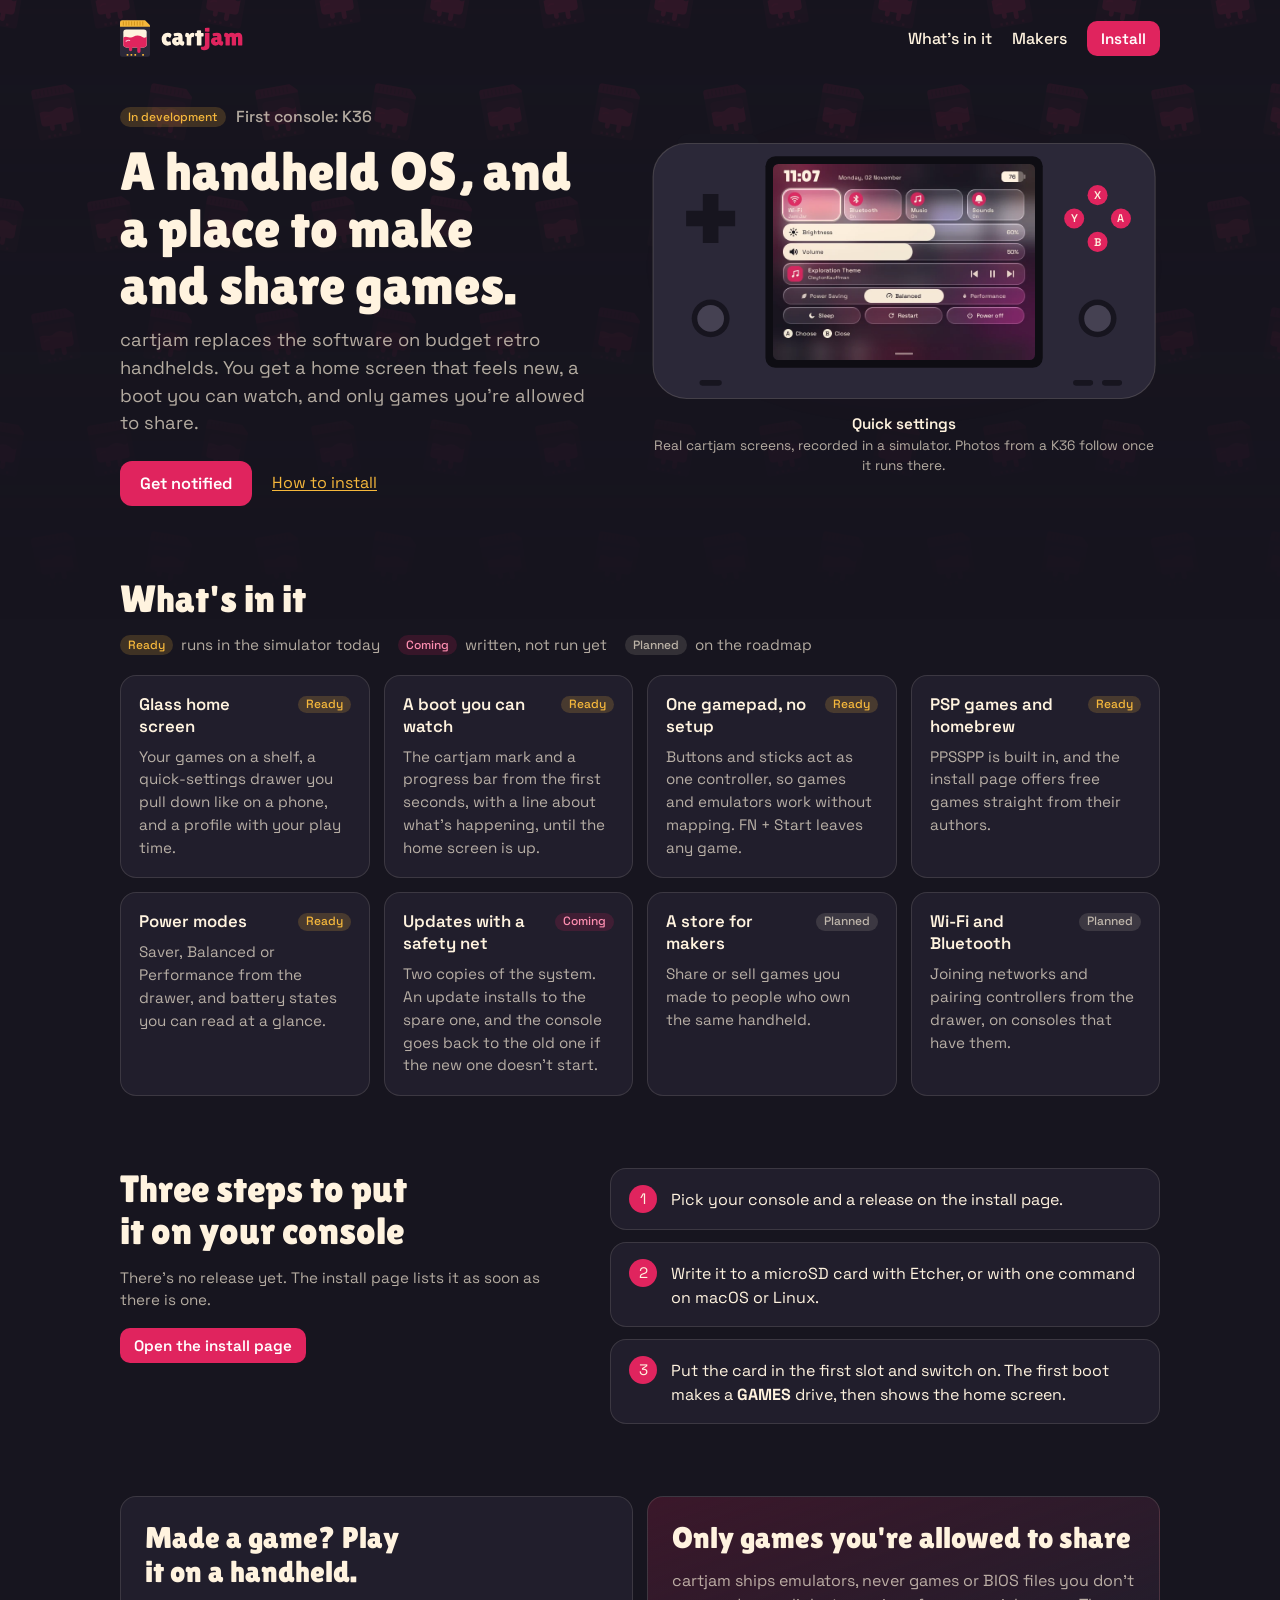
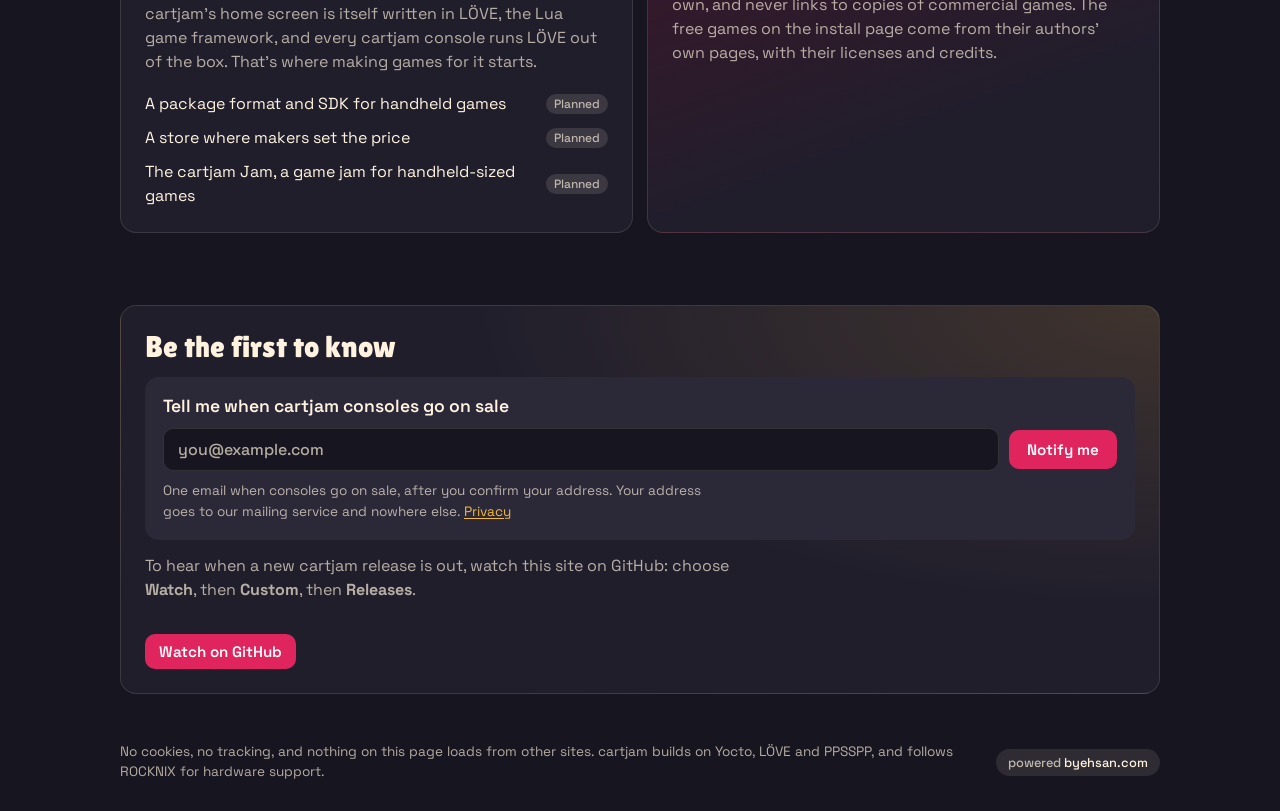
<file: index.html>
<!doctype html>
<html lang="en">
<head>
<meta charset="utf-8">
<meta name="viewport" content="width=device-width, initial-scale=1, viewport-fit=cover">
<title>cartjam: a handheld OS, and a place to make and share games</title>
<meta name="description" content="cartjam replaces the software on budget retro handhelds: a home screen that feels new, a boot you can watch, and only games you're allowed to share.">
<meta name="theme-color" content="#17151F">
<meta property="og:title" content="cartjam">
<meta property="og:description" content="A handheld OS, and a place to make and share games.">
<meta property="og:image" content="https://cartjam.github.io/assets/img/social-preview.png">
<link rel="icon" href="favicon.ico">
<link rel="preload" href="assets/fonts/SpaceGrotesk.woff2" as="font" type="font/woff2" crossorigin>
<link rel="preload" href="assets/fonts/LilitaOne.woff2" as="font" type="font/woff2" crossorigin>
<link rel="stylesheet" href="assets/site.css">
<link rel="stylesheet" href="assets/landing.css">
</head>
<body>
<header class="top">
  <a class="brand" href="./"><img src="assets/img/mark.svg" alt="" width="30" height="37"><img src="assets/img/wordmark-dark.svg" alt="cartjam" height="26"></a>
  <nav aria-label="Sections">
    <a href="#features">What's in it</a>
    <a href="#makers">Makers</a>
    <a class="button" href="flash.html">Install</a>
  </nav>
</header>

<main class="landing">
  <section class="hero">
    <div class="hero-text">
      <p class="eyebrow"><span class="tag good">In development</span> First console: K36</p>
      <h1>A handheld OS, and a place to make and share&nbsp;games.</h1>
      <p class="lede">cartjam replaces the software on budget retro handhelds. You get a home screen that feels new, a boot you can watch, and only games you're allowed to share.</p>
      <p class="actions"><a class="button big" href="#notify">Get notified</a> <a href="flash.html">How to install</a></p>
    </div>
    <!-- The K36 as the install page draws it (assets/site.js), with cartjam's screens on it -->
    <figure class="device">
      <div class="console">
      <svg viewBox="0 0 460 238" aria-hidden="true">
        <rect x="26" y="0" width="74" height="24" rx="10" fill="#17151f"/><rect x="360" y="0" width="74" height="24" rx="10" fill="#17151f"/>
        <rect x="4.5" y="8.5" width="451" height="229" rx="30" fill="#2b2838" stroke="#fff3df" stroke-opacity="0.16"/>
        <rect x="105.5" y="20" width="249" height="190" rx="9" fill="#0e0d13"/>
        <path d="M49.25 53.9h14v15h15v14h-15v15h-14v-15h-15v-14h15z" fill="#17151f"/>
        <circle cx="56.25" cy="165.6" r="17" fill="#17151f"/><circle cx="56.25" cy="165.6" r="12" fill="#454152"/>
        <g font-family="Space Grotesk, sans-serif" font-size="10" font-weight="600" fill="#fff3df" text-anchor="middle">
          <circle cx="403.75" cy="54.9" r="9" fill="#e0245e"/><text x="403.75" y="58.4">X</text>
          <circle cx="403.75" cy="96.9" r="9" fill="#e0245e"/><text x="403.75" y="100.4">B</text>
          <circle cx="382.75" cy="75.9" r="9" fill="#e0245e"/><text x="382.75" y="79.4">Y</text>
          <circle cx="424.75" cy="75.9" r="9" fill="#e0245e"/><text x="424.75" y="79.4">A</text>
        </g>
        <circle cx="403.75" cy="165.6" r="17" fill="#17151f"/><circle cx="403.75" cy="165.6" r="12" fill="#454152"/>
        <rect x="46.25" y="221" width="20" height="5" rx="2.5" fill="#17151f"/><rect x="381.75" y="221" width="18" height="5" rx="2.5" fill="#17151f"/><rect x="407.75" y="221" width="18" height="5" rx="2.5" fill="#17151f"/>
      </svg>
      <div class="screens">
        <img src="assets/img/screens/boot.webp" alt="The boot screen: the cartjam mark and a progress bar" data-caption="Starting up" data-ms="1800">
        <img src="assets/img/screens/boot-msg.webp" alt="The boot screen saying: Preparing your games, first start only" data-caption="First start" data-ms="2200">
        <img class="on" src="assets/img/screens/drawer.webp" alt="The quick-settings drawer with Wi-Fi, Bluetooth, brightness, volume, music and power modes" data-caption="Quick settings" data-ms="3600">
        <img src="assets/img/screens/profile.webp" alt="The profile: hours played, most played games and last played" data-caption="Your profile" data-ms="3600">
        <img src="assets/img/screens/update.webp" alt="An update asking: Install version 0.2.0?" data-caption="Updates" data-ms="3600">
      </div>
      </div>
      <figcaption><b id="screen-caption">Quick settings</b> Real cartjam screens, recorded in a simulator. Photos from a K36 follow once it runs there.</figcaption>
    </figure>
  </section>

  <section id="features">
    <h2>What's in it</h2>
    <p class="note legend"><span class="tag good">Ready</span> runs in the simulator today <span class="tag coming">Coming</span> written, not run yet <span class="tag">Planned</span> on the roadmap</p>
    <div class="features">
      <article><h3>Glass home screen <span class="tag good">Ready</span></h3><p>Your games on a shelf, a quick-settings drawer you pull down like on a phone, and a profile with your play time.</p></article>
      <article><h3>A boot you can watch <span class="tag good">Ready</span></h3><p>The cartjam mark and a progress bar from the first seconds, with a line about what's happening, until the home screen is up.</p></article>
      <article><h3>One gamepad, no setup <span class="tag good">Ready</span></h3><p>Buttons and sticks act as one controller, so games and emulators work without mapping. FN + Start leaves any game.</p></article>
      <article><h3>PSP games and homebrew <span class="tag good">Ready</span></h3><p>PPSSPP is built in, and the install page offers free games straight from their authors.</p></article>
      <article><h3>Power modes <span class="tag good">Ready</span></h3><p>Saver, Balanced or Performance from the drawer, and battery states you can read at a glance.</p></article>
      <article><h3>Updates with a safety net <span class="tag coming">Coming</span></h3><p>Two copies of the system. An update installs to the spare one, and the console goes back to the old one if the new one doesn't start.</p></article>
      <article><h3>A store for makers <span class="tag">Planned</span></h3><p>Share or sell games you made to people who own the same handheld.</p></article>
      <article><h3>Wi-Fi and Bluetooth <span class="tag">Planned</span></h3><p>Joining networks and pairing controllers from the drawer, on consoles that have them.</p></article>
    </div>
  </section>

  <section id="install" class="split">
    <div>
      <h2>Three steps to put it on your console</h2>
      <p class="note">There's no release yet. The install page lists it as soon as there is one.</p>
      <p><a class="button" href="flash.html">Open the install page</a></p>
    </div>
    <ol class="steps-list">
      <li><span class="n">1</span><p>Pick your console and a release on the install page.</p></li>
      <li><span class="n">2</span><p>Write it to a microSD card with Etcher, or with one command on macOS or Linux.</p></li>
      <li><span class="n">3</span><p>Put the card in the first slot and switch on. The first boot makes a <b>GAMES</b> drive, then shows the home screen.</p></li>
    </ol>
  </section>

  <section class="split two-panels">
    <article id="makers" class="panel">
      <h2>Made a game? Play it on a handheld.</h2>
      <p>cartjam's home screen is itself written in LÖVE, the Lua game framework, and every cartjam console runs LÖVE out of the box. That's where making games for it starts.</p>
      <ul class="plain">
        <li>A package format and SDK for handheld games <span class="tag">Planned</span></li>
        <li>A store where makers set the price <span class="tag">Planned</span></li>
        <li>The cartjam Jam, a game jam for handheld-sized games <span class="tag">Planned</span></li>
      </ul>
    </article>
    <article id="fair" class="panel">
      <h2>Only games you're allowed to share</h2>
      <p>cartjam ships emulators, never games or BIOS files you don't own, and never links to copies of commercial games. The free games on the install page come from their authors' own pages, with their licenses and credits.</p>
    </article>
  </section>

  <section id="notify" class="panel notify">
    <div class="notify-main">
      <h2>Be the first to know</h2>
      <!-- Shown once data/waitlist.json has the mailing service's form address -->
      <form id="waitlist" class="waitlist" hidden novalidate>
        <h3>Tell me when cartjam consoles go on sale</h3>
        <div class="field">
          <label for="waitlist-email">Email</label>
          <input id="waitlist-email" name="EMAIL" type="email" autocomplete="email" placeholder="you@example.com" required>
          <button class="button" type="submit">Notify me</button>
        </div>
        <input class="trap" type="text" name="email_address_check" value="" tabindex="-1" autocomplete="off" aria-hidden="true">
        <input type="hidden" name="locale" value="en">
        <p class="note" id="waitlist-note">One email when consoles go on sale, after you confirm your address. Your address goes to <span id="waitlist-service">our mailing service</span> and nowhere else. <a href="privacy.html">Privacy</a></p>
        <p class="status" id="waitlist-status" role="status"></p>
      </form>
      <p>To hear when a new cartjam release is out, watch this site on GitHub: choose <b>Watch</b>, then <b>Custom</b>, then <b>Releases</b>.</p>
      <p><a class="button" id="watch" href="https://github.com/cartjam/cartjam.github.io">Watch on GitHub</a></p>
    </div>
    <div id="follow" hidden>
      <h3>Follow the build</h3>
      <ul class="social" id="social"></ul>
    </div>
  </section>
</main>

<footer>
  <p class="note">No cookies, no tracking, and nothing on this page loads from other sites. cartjam builds on Yocto, LÖVE and PPSSPP, and follows ROCKNIX for hardware support.</p>
  <a class="powered" href="https://byehsan.com"><span>powered </span>byehsan.com</a>
</footer>
<script src="assets/landing.js" type="module"></script>
</body>
</html>
</file>
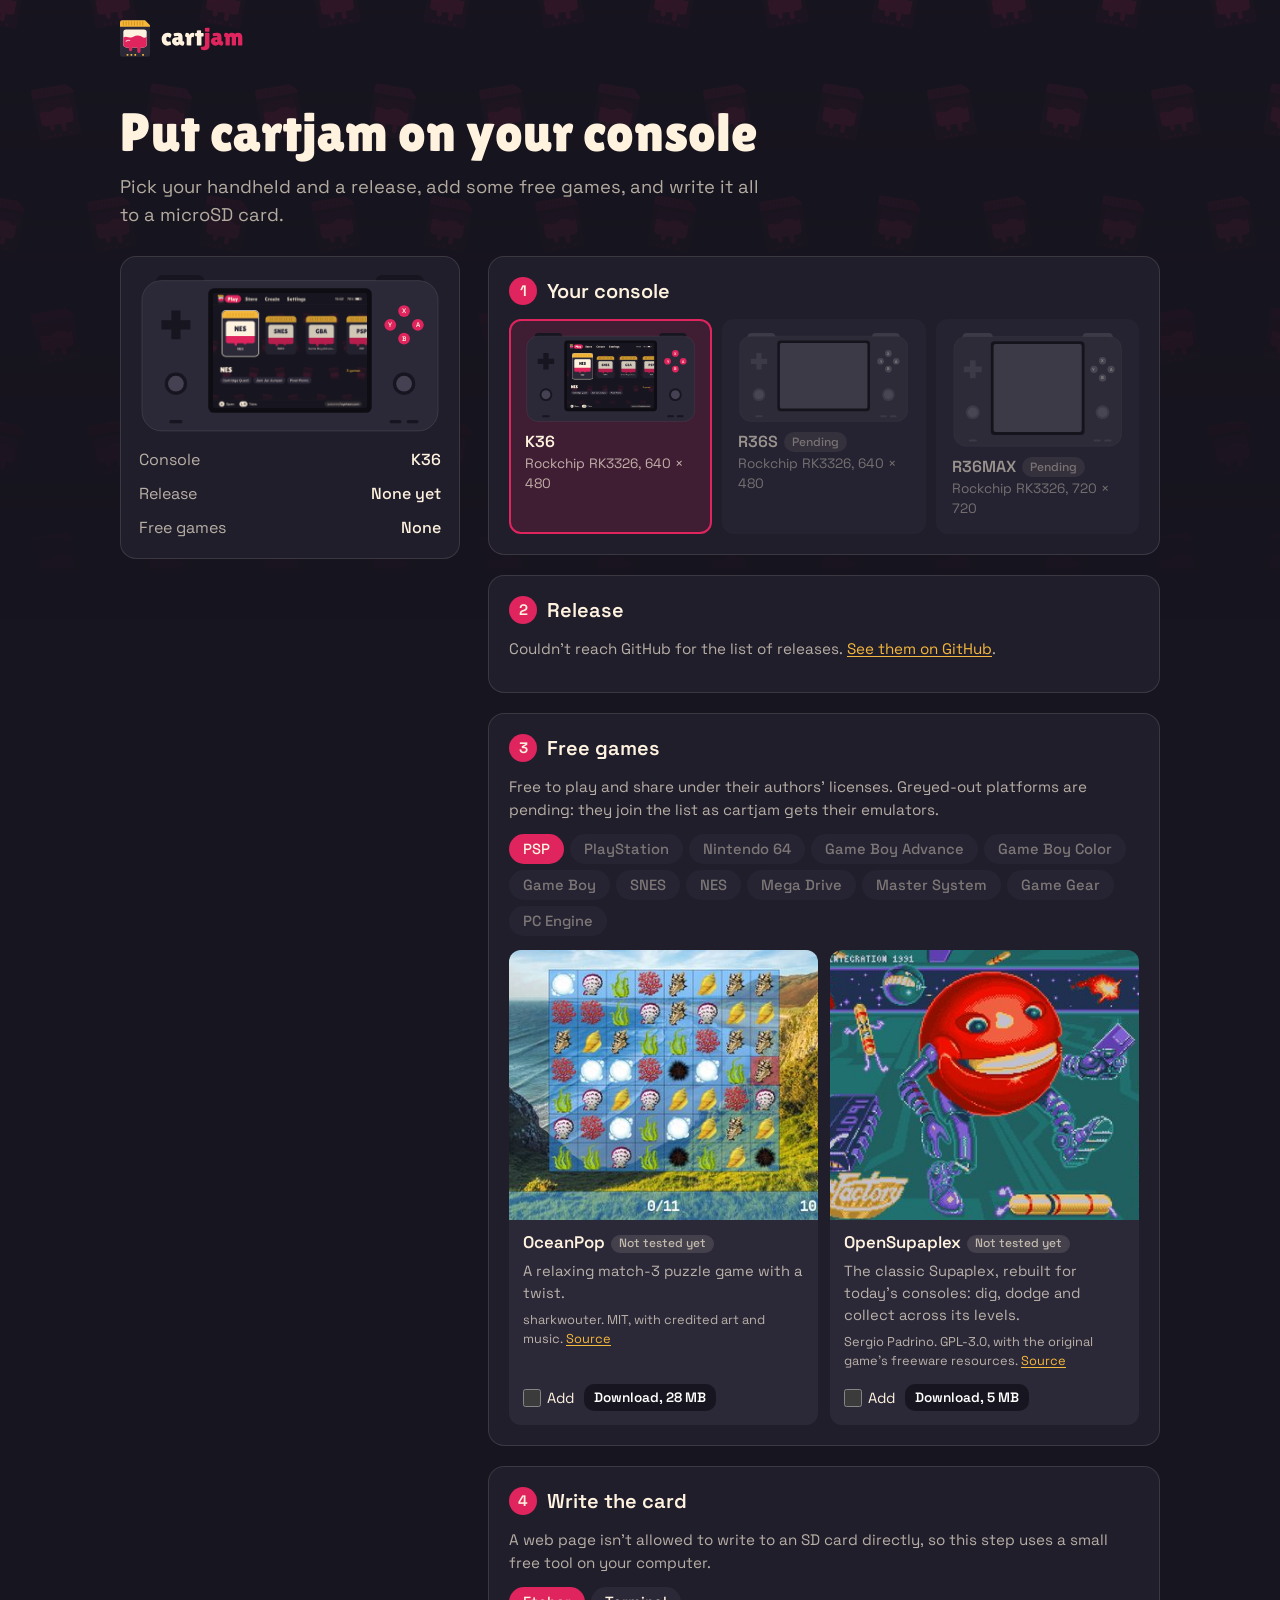
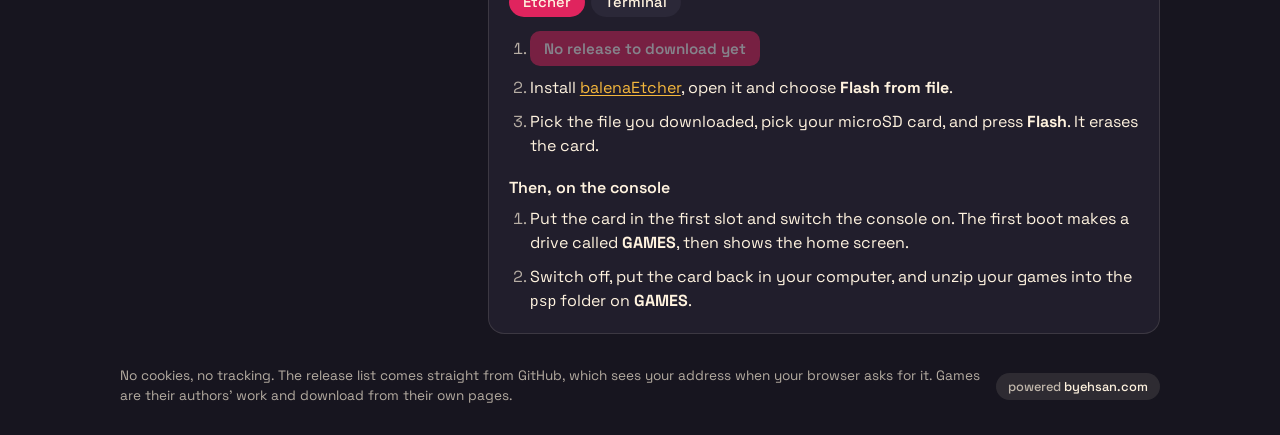
<file: flash.html>
<!doctype html>
<html lang="en">
<head>
<meta charset="utf-8">
<meta name="viewport" content="width=device-width, initial-scale=1, viewport-fit=cover">
<title>cartjam: put it on your console</title>
<meta name="description" content="Choose your handheld, a cartjam release and free games, then write it to an SD card.">
<meta name="theme-color" content="#17151F">
<meta property="og:title" content="cartjam">
<meta property="og:description" content="A handheld OS, and a place to make and share games.">
<meta property="og:image" content="https://cartjam.github.io/assets/img/social-preview.png">
<link rel="icon" href="favicon.ico">
<link rel="preload" href="assets/fonts/SpaceGrotesk.woff2" as="font" type="font/woff2" crossorigin>
<link rel="stylesheet" href="assets/site.css">
</head>
<body>
<header class="top">
  <a class="brand" href="./"><img src="assets/img/mark.svg" alt="" width="30" height="37"><img src="assets/img/wordmark-dark.svg" alt="cartjam" height="26"></a>
</header>

<main>
  <section class="intro">
    <h1>Put cartjam on your&nbsp;console</h1>
    <p>Pick your handheld and a release, add some free games, and write it all to a microSD&nbsp;card.</p>
  </section>

  <div class="layout">
    <aside class="card-summary" aria-live="polite">
      <div class="console-picture" id="picture"></div>
      <dl>
        <div><dt>Console</dt><dd id="sum-console">–</dd></div>
        <div><dt>Release</dt><dd id="sum-release">–</dd></div>
        <div><dt>Free games</dt><dd id="sum-games">–</dd></div>
      </dl>
    </aside>

    <div class="steps">
      <section class="step">
        <h2><span class="n">1</span>Your console</h2>
        <div class="choices consoles" id="consoles" role="radiogroup" aria-label="Console"></div>
      </section>

      <section class="step">
        <h2><span class="n">2</span>Release</h2>
        <div class="choices" id="releases" role="radiogroup" aria-label="Release"><p class="note">Looking for releases…</p></div>
      </section>

      <section class="step">
        <h2><span class="n">3</span>Free games</h2>
        <p class="note">Free to play and share under their authors' licenses. Greyed-out platforms are pending: they join the list as cartjam gets their emulators.</p>
        <div class="tabs" id="platforms" role="tablist" aria-label="Platform"></div>
        <div class="games" id="games"></div>
      </section>

      <section class="step">
        <h2><span class="n">4</span>Write the card</h2>
        <p class="note">A web page isn't allowed to write to an SD card directly, so this step uses a small free tool on your computer.</p>
        <div class="tabs" id="methods" role="tablist" aria-label="How to write the card">
          <button role="tab" data-method="etcher" aria-selected="true">Etcher</button>
          <button role="tab" data-method="terminal" aria-selected="false">Terminal</button>
        </div>
        <div id="method-etcher">
          <ol class="howto">
            <li><a class="button" id="download" href="#" aria-disabled="true">Download the release</a> <span class="note" id="download-note"></span></li>
            <li>Install <a href="https://etcher.balena.io">balenaEtcher</a>, open it and choose <b>Flash from file</b>.</li>
            <li>Pick the file you downloaded, pick your microSD card, and press <b>Flash</b>. It erases the card.</li>
          </ol>
        </div>
        <div id="method-terminal" hidden>
          <p class="note">For macOS and Linux. It only offers removable disks, checks the download and asks before erasing. It needs <code>xz</code>, which macOS gets with <code>brew install xz</code>.</p>
          <div class="command"><code id="command">Choose a release first</code><button class="copy" id="copy" type="button">Copy</button></div>
        </div>
        <h3>Then, on the console</h3>
        <ol class="howto">
          <li>Put the card in the first slot and switch the console on. The first boot makes a drive called <b>GAMES</b>, then shows the home screen.</li>
          <li id="copy-games">Switch off, put the card back in your computer, and unzip your games into the <code>psp</code> folder on <b>GAMES</b>.</li>
        </ol>
      </section>
    </div>
  </div>
</main>

<footer>
  <p class="note">No cookies, no tracking. The release list comes straight from GitHub, which sees your address when your browser asks for it. Games are their authors' work and download from their own pages.</p>
  <a class="powered" href="https://byehsan.com"><span>powered </span>byehsan.com</a>
</footer>
<script src="assets/site.js" type="module"></script>
</body>
</html>
</file>
<file: assets/site.css>
@font-face { font-family: "Space Grotesk"; src: url(fonts/SpaceGrotesk.woff2) format("woff2"); font-weight: 300 700; font-display: swap; }
@font-face { font-family: "Lilita One"; src: url(fonts/LilitaOne.woff2) format("woff2"); font-display: swap; }

:root {
  color-scheme: dark;
  --night: #17151f;
  --panel: #211e2c;
  --raised: #2b2838;
  --line: rgb(255 243 223 / 0.12);
  --label: #fff3df;
  --quiet: rgb(255 243 223 / 0.68);
  --jam: #e0245e;
  --jam-soft: rgb(224 36 94 / 0.16);
  --lid: #f6b83c;
  --radius: 16px;
  --spring: cubic-bezier(0.22, 1, 0.36, 1);
}

* { box-sizing: border-box; }
html { -webkit-text-size-adjust: 100%; }
body {
  margin: 0;
  background: var(--night);
  color: var(--label);
  font: 400 16px/1.5 "Space Grotesk", system-ui, sans-serif;
  padding-inline: max(16px, env(safe-area-inset-left, 0px)) max(16px, env(safe-area-inset-right, 0px));
}
/* the wallpaper's jam jars, faint, fading out down the page */
body::before {
  content: "";
  position: fixed;
  inset: 0;
  z-index: -1;
  background: url(img/wallpaper-tile.png);
  opacity: 0.22;
  mask-image: linear-gradient(to bottom, #000, transparent 70%);
  -webkit-mask-image: linear-gradient(to bottom, #000, transparent 70%);
}
a { color: var(--lid); text-underline-offset: 2px; }
code { font: 500 0.92em ui-monospace, "SF Mono", Menlo, monospace; }
:focus-visible { outline: 3px solid var(--lid); outline-offset: 2px; }

.top, main, footer { max-width: 1040px; margin-inline: auto; }
.top { padding-block: 20px 0; }
.brand { display: inline-flex; align-items: center; gap: 10px; }

.intro { padding-block: 40px 28px; max-width: 640px; }
h1 { font: 400 clamp(2.3rem, 7vw, 3.4rem)/1.05 "Lilita One", "Space Grotesk", sans-serif; margin: 0 0 12px; text-wrap: balance; }
.intro p { margin: 0; font-size: 1.15rem; color: var(--quiet); }

.layout { display: grid; grid-template-columns: minmax(0, 340px) minmax(0, 1fr); gap: 28px; align-items: start; }
.card-summary {
  position: sticky;
  top: 20px;
  background: var(--panel);
  border: 1px solid var(--line);
  border-radius: var(--radius);
  padding: 18px;
}
.console-picture svg { display: block; width: 100%; height: auto; }
dl { margin: 16px 0 0; display: grid; gap: 10px; }
dl div { display: flex; justify-content: space-between; gap: 16px; }
dt { color: var(--quiet); }
dd { margin: 0; font-weight: 500; text-align: right; min-width: 0; overflow-wrap: anywhere; }

.steps { display: grid; gap: 20px; min-width: 0; }
.step { background: var(--panel); border: 1px solid var(--line); border-radius: var(--radius); padding: 20px; min-width: 0; }
h2 { font: 600 1.25rem/1.3 "Space Grotesk", sans-serif; margin: 0 0 14px; display: flex; align-items: center; gap: 10px; }
h3 { font: 600 1rem/1.3 "Space Grotesk", sans-serif; margin: 20px 0 8px; }
.n { display: inline-grid; place-items: center; width: 28px; height: 28px; border-radius: 50%; background: var(--jam); font-size: 0.95rem; flex: none; }
.note { color: var(--quiet); margin: 0 0 12px; font-size: 0.95rem; }

.choices { display: grid; gap: 10px; }
.consoles { grid-template-columns: repeat(auto-fit, minmax(150px, 1fr)); }
.choice {
  display: block;
  position: relative;
  background: var(--raised);
  border: 2px solid transparent;
  border-radius: 12px;
  padding: 12px 14px;
  cursor: pointer;
  transition: transform 0.25s var(--spring), border-color 0.15s, background-color 0.15s;
}
.choice:hover { background: #33303f; }
.choice:active { transform: scale(0.98); }
.choice input { position: absolute; opacity: 0; inset: 0; margin: 0; cursor: inherit; }
.choice:has(input:checked) { border-color: var(--jam); background: var(--jam-soft); }
.choice:has(input:focus-visible) { outline: 3px solid var(--lid); outline-offset: 2px; }
.choice:has(input:disabled) { cursor: default; opacity: 0.55; }
.choice:has(input:disabled):hover { background: var(--raised); }
.choice:has(input:disabled):active { transform: none; }
.choice b { display: block; font-weight: 600; }
.choice small { color: var(--quiet); font-size: 0.85rem; display: block; }
.console-choice svg { display: block; width: 100%; height: auto; margin-bottom: 8px; }
.tag { display: inline-block; font-size: 0.75rem; font-weight: 500; padding: 1px 8px; border-radius: 999px; background: var(--line); color: var(--quiet); margin-left: 6px; vertical-align: 1px; }
.tag.good { background: rgb(246 184 60 / 0.18); color: var(--lid); }

.tabs { display: flex; flex-wrap: wrap; gap: 6px; margin-bottom: 14px; }
.tabs button {
  appearance: none;
  border: 0;
  border-radius: 999px;
  padding: 6px 14px;
  background: var(--raised);
  color: var(--label);
  font: 500 0.92rem "Space Grotesk", sans-serif;
  cursor: pointer;
  transition: transform 0.25s var(--spring), background-color 0.15s;
}
.tabs button:active { transform: scale(0.96); }
.tabs button[aria-selected="true"] { background: var(--jam); }
.tabs button:disabled { color: var(--quiet); cursor: default; opacity: 0.6; }
.tabs button:disabled:active { transform: none; }

.games { display: grid; grid-template-columns: repeat(auto-fill, minmax(220px, 1fr)); gap: 12px; }
.game { background: var(--raised); border-radius: 12px; overflow: hidden; display: flex; flex-direction: column; }
.game img { display: block; width: 100%; aspect-ratio: 16 / 9; object-fit: cover; background: var(--night); }
.game > div { padding: 12px 14px 14px; display: flex; flex-direction: column; gap: 6px; flex: 1; }
.game h4 { margin: 0; font: 600 1.05rem/1.3 "Space Grotesk", sans-serif; }
.game p { margin: 0; font-size: 0.92rem; color: var(--quiet); }
.game .license { font-size: 0.8rem; }
.game .row { margin-top: auto; padding-top: 8px; display: flex; flex-wrap: wrap; align-items: center; gap: 10px; }
.pick { display: inline-flex; align-items: center; gap: 6px; font-size: 0.92rem; cursor: pointer; }
.pick input { accent-color: var(--jam); width: 18px; height: 18px; margin: 0; }

.button, .copy {
  display: inline-block;
  appearance: none;
  border: 0;
  border-radius: 10px;
  padding: 8px 14px;
  background: var(--jam);
  color: #fff;
  font: 600 0.95rem "Space Grotesk", sans-serif;
  text-decoration: none;
  cursor: pointer;
  transition: transform 0.25s var(--spring), opacity 0.15s;
}
.button:active, .copy:active { transform: scale(0.97); }
.button[aria-disabled="true"] { opacity: 0.45; cursor: default; pointer-events: none; }
.button.small { padding: 5px 10px; font-size: 0.85rem; background: var(--night); }

.howto { margin: 0; padding-left: 1.3em; display: grid; gap: 10px; }
.howto li::marker { color: var(--quiet); }
.command { display: flex; gap: 10px; align-items: flex-start; background: var(--night); border-radius: 10px; padding: 10px 12px; }
.command code { flex: 1; min-width: 0; overflow-wrap: anywhere; padding-top: 5px; }
.copy { background: var(--raised); flex: none; }

footer { margin-block: 32px 28px; display: flex; flex-wrap: wrap; align-items: center; justify-content: space-between; gap: 14px; }
footer .note { margin: 0; flex: 1 1 340px; font-size: 0.85rem; }
.powered {
  display: inline-block;
  padding: 4px 12px;
  border-radius: 999px;
  background: rgb(255 243 223 / 0.1);
  color: var(--label);
  font-size: 0.8rem;
  font-weight: 500;
  text-decoration: none;
}
.powered span { opacity: 0.7; }

@media (max-width: 820px) {
  .layout { grid-template-columns: minmax(0, 1fr); }
  .card-summary { position: static; }
  .console-picture { max-width: 340px; margin-inline: auto; }
}

@media (prefers-reduced-motion: reduce) {
  * { transition: none !important; }
}
</file>
<file: assets/landing.css>
/* The landing page, on top of site.css: the console with cartjam's screens, what's in it,
   how to install, makers and fair play, and how to hear about the first release. */
:root {
  --panel-jam: rgb(224 36 94 / 0.18);
  --jam-light: #ff8fb1;
}

.top { display: flex; flex-wrap: wrap; align-items: center; justify-content: space-between; gap: 12px 20px; }
.top nav { display: flex; align-items: center; gap: 20px; }
.top nav a:not(.button) { color: var(--label); font-weight: 500; text-decoration: none; }
.top nav a:not(.button):hover { color: var(--lid); }

.landing { display: grid; gap: 72px; padding-block: 8px 16px; }
.landing h2 { display: block; font: 400 clamp(1.7rem, 4.6vw, 2.4rem)/1.1 "Lilita One", "Space Grotesk", sans-serif; margin: 0 0 14px; text-wrap: balance; }
.landing p { max-width: 62ch; }
.landing .tag { margin-left: 0; }
.tag.coming { background: var(--jam-soft); color: var(--jam-light); }

.hero { display: grid; grid-template-columns: minmax(0, 1fr) minmax(0, 1.05fr); gap: 40px; align-items: center; padding-top: 40px; }
.eyebrow { display: flex; flex-wrap: wrap; align-items: center; gap: 10px; margin: 0 0 14px; color: var(--quiet); font-weight: 500; }
.lede { margin: 0 0 24px; font-size: 1.15rem; color: var(--quiet); }
.actions { display: flex; flex-wrap: wrap; align-items: center; gap: 12px 20px; margin: 0; }
.button.big { padding: 12px 20px; border-radius: 12px; font-size: 1.02rem; }

/* The screens sit in the drawing's screen: x 112.5, y 27, 235 x 176 of 460 x 238 */
.device { margin: 0; }
.console { position: relative; isolation: isolate; }
.console::before {
  content: "";
  position: absolute;
  inset: 12% 8%;
  z-index: -1;
  background: radial-gradient(closest-side, rgb(224 36 94 / 0.4), transparent);
  filter: blur(36px);
}
.console svg { display: block; width: 100%; height: auto; }
.screens { position: absolute; left: 24.457%; top: 11.345%; width: 51.087%; aspect-ratio: 4 / 3; border-radius: 2.1% / 2.8%; overflow: hidden; background: var(--night); }
.screens img { position: absolute; inset: 0; width: 100%; height: 100%; object-fit: cover; opacity: 0; transition: opacity 0.6s ease; }
.screens img.on { opacity: 1; }
.device figcaption { margin-top: 14px; text-align: center; font-size: 0.85rem; color: var(--quiet); }
.device figcaption b { display: block; color: var(--label); font-size: 0.95rem; font-weight: 600; }

.landing .legend { display: flex; flex-wrap: wrap; align-items: center; gap: 6px 8px; max-width: none; margin-bottom: 18px; }
.legend .tag:not(:first-child) { margin-left: 10px; }
.features { display: grid; grid-template-columns: repeat(auto-fill, minmax(230px, 1fr)); gap: 14px; }
.features article, .steps-list li, .panel { background: var(--panel); border: 1px solid var(--line); border-radius: var(--radius); }
.features article { display: grid; align-content: start; gap: 8px; padding: 18px; }
.features h3 { display: flex; align-items: flex-start; justify-content: space-between; gap: 10px; margin: 0; font: 600 1.05rem/1.3 "Space Grotesk", sans-serif; }
.features h3 .tag { flex: none; margin-top: 2px; }
.features p { margin: 0; font-size: 0.95rem; color: var(--quiet); }

.split { display: grid; grid-template-columns: minmax(0, 0.9fr) minmax(0, 1.1fr); gap: 40px; align-items: start; }
.steps-list { list-style: none; margin: 0; padding: 0; display: grid; gap: 12px; }
.steps-list li { display: flex; align-items: flex-start; gap: 14px; padding: 16px 18px; }
.steps-list p { margin: 3px 0 0; }

.two-panels { grid-template-columns: minmax(0, 1fr) minmax(0, 1fr); gap: 14px; align-items: stretch; }
.panel { padding: 24px; }
.panel h2 { font-size: clamp(1.5rem, 3.6vw, 1.9rem); }
.panel p { margin: 0; color: var(--quiet); }
#fair { background: linear-gradient(160deg, var(--panel-jam), var(--panel) 65%); }
.plain { list-style: none; margin: 18px 0 0; padding: 0; display: grid; gap: 10px; }
.plain li { display: flex; align-items: center; justify-content: space-between; gap: 12px; }

.notify {
  display: grid;
  grid-template-columns: minmax(0, 1.4fr) minmax(0, 1fr);
  gap: 28px;
  align-items: start;
  background: radial-gradient(120% 140% at 100% 0%, rgb(246 184 60 / 0.14), transparent 55%), var(--panel);
}
.notify:has(#follow[hidden]) { grid-template-columns: minmax(0, 1fr); }
.notify-main { display: grid; gap: 14px; justify-items: start; }
.notify-main h2 { margin-bottom: 0; }
.notify-main p { margin: 0; }
.waitlist { display: grid; gap: 10px; width: 100%; padding: 18px; border-radius: 14px; background: var(--raised); }
.waitlist h3 { margin: 0; font: 600 1.1rem/1.3 "Space Grotesk", sans-serif; }
.field { display: flex; flex-wrap: wrap; align-items: center; gap: 10px; }
.field label { position: absolute; width: 1px; height: 1px; overflow: hidden; clip-path: inset(50%); }
.field input {
  flex: 1 1 220px;
  min-width: 0;
  padding: 10px 14px;
  border: 1px solid var(--line);
  border-radius: 10px;
  background: var(--night);
  color: var(--label);
  font: 500 1rem "Space Grotesk", sans-serif;
}
.field input::placeholder { color: var(--quiet); }
.field input:focus-visible { outline: 3px solid var(--lid); outline-offset: 1px; }
.field .button { padding: 10px 18px; }
.button:disabled { opacity: 0.6; cursor: default; }
.waitlist .note { margin: 0; font-size: 0.85rem; }
.waitlist .status { min-height: 1.5em; font-weight: 500; color: var(--lid); }
.waitlist .status:empty { display: none; }
.trap { position: absolute; left: -9999px; width: 1px; height: 1px; opacity: 0; }
/* With the waitlist on, watching releases on GitHub becomes the second choice */
.has-waitlist #watch { background: var(--raised); }
.notify p + p { margin-top: 18px; }
.notify h3 { margin-top: 0; }
.social { list-style: none; margin: 0; padding: 0; display: grid; gap: 8px; }
.social a { display: flex; justify-content: space-between; gap: 12px; padding: 10px 14px; border-radius: 12px; background: var(--raised); color: var(--label); text-decoration: none; }
.social a span { color: var(--quiet); }

@media (max-width: 860px) {
  .landing { gap: 56px; }
  .hero, .split, .two-panels, .notify { grid-template-columns: minmax(0, 1fr); }
  .hero { padding-top: 24px; }
  .device { max-width: 520px; width: 100%; margin-inline: auto; }
}

@media (max-width: 520px) {
  .top nav a:not(.button) { display: none; }
}
</file>
